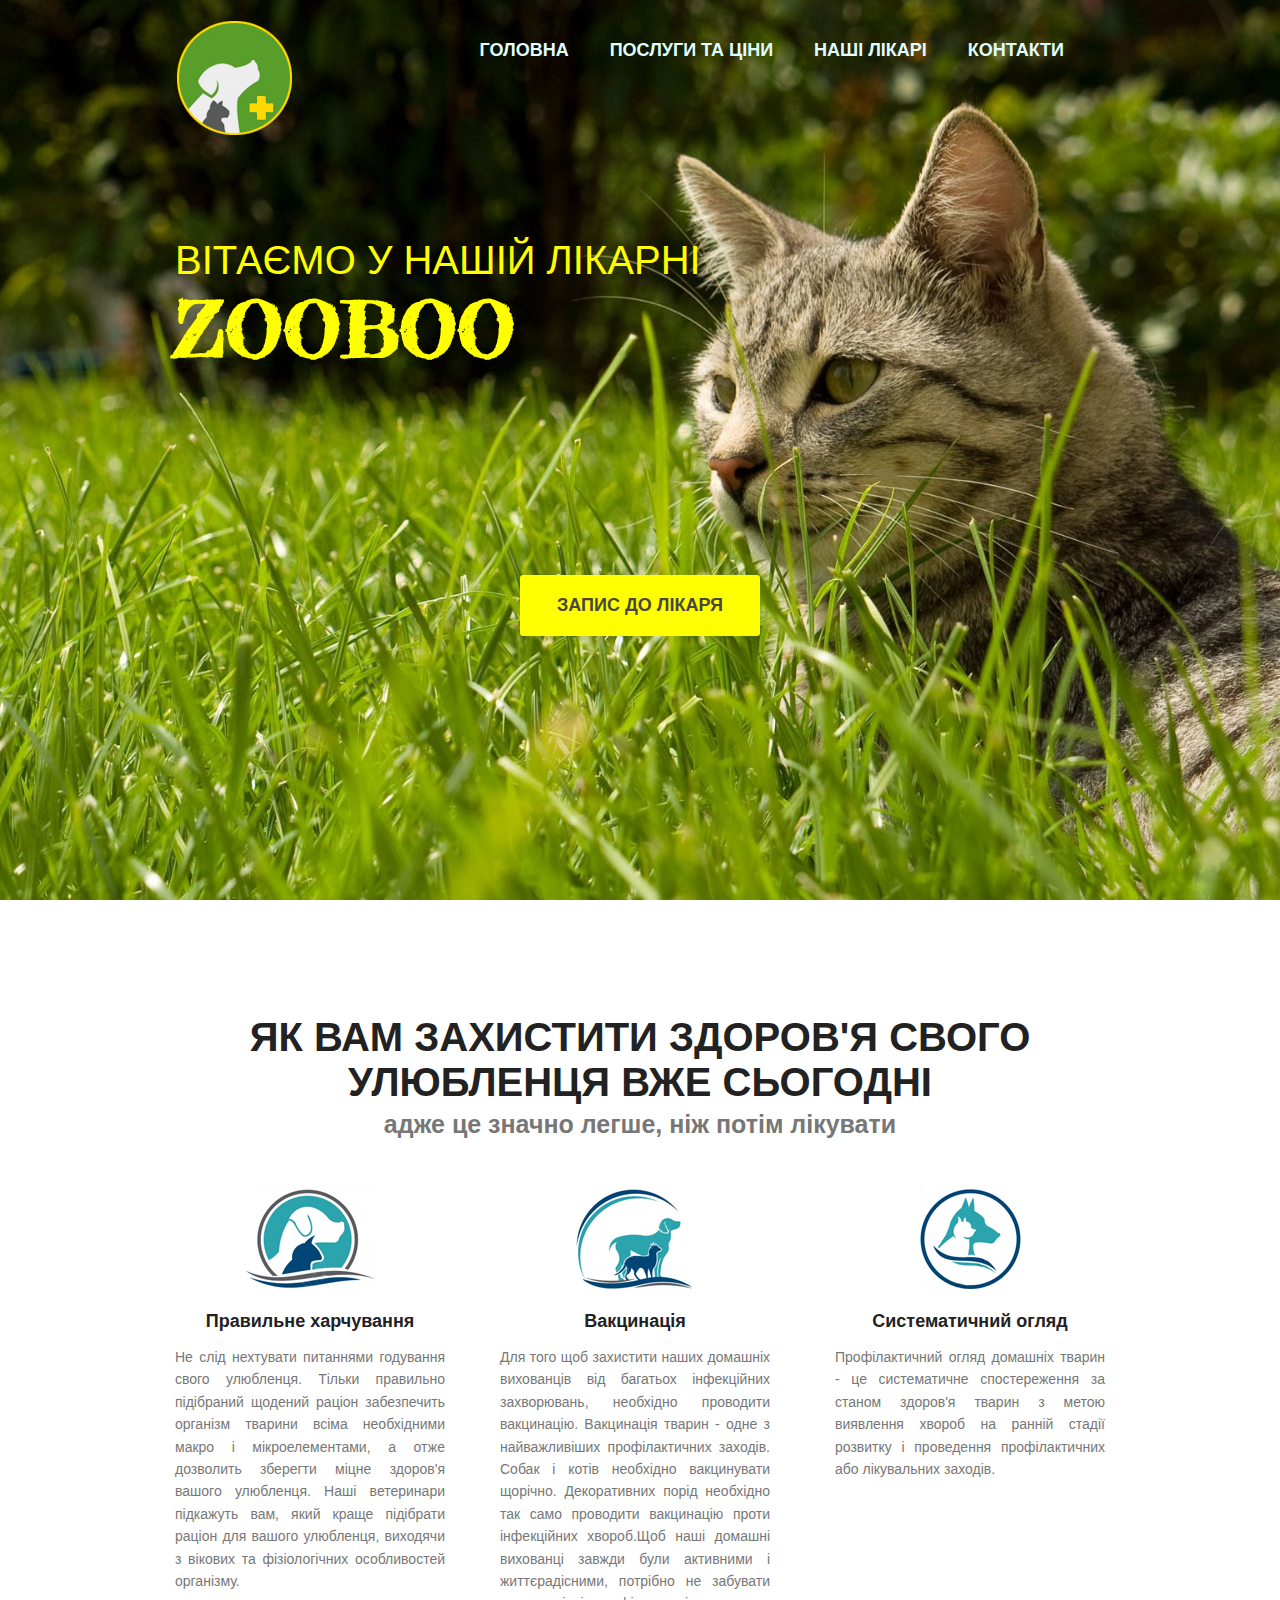
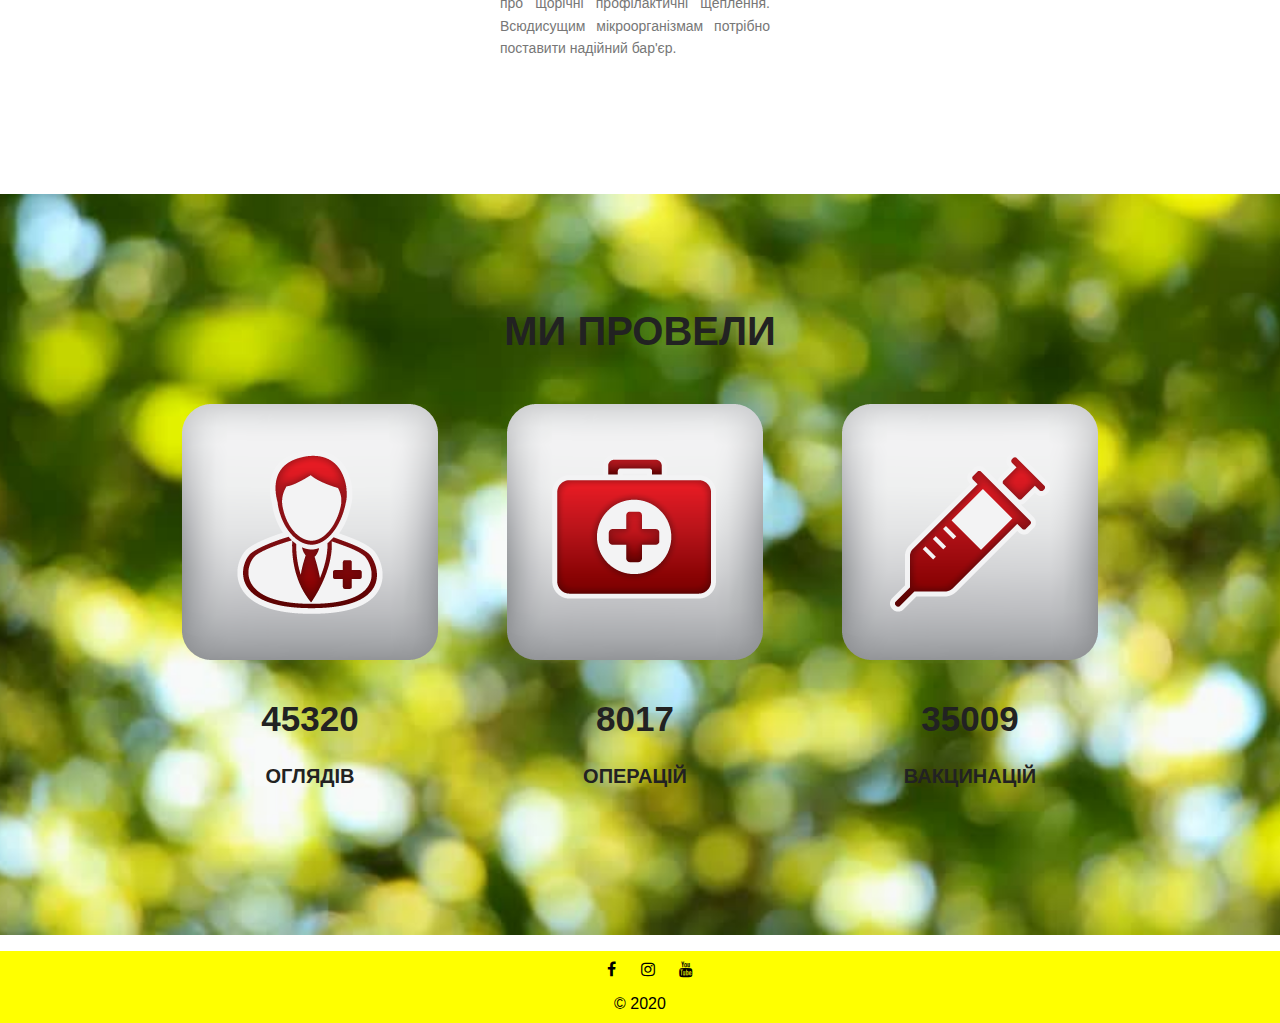
<file: index.html>
<!DOCTYPE html>
<html lang="en">
<head>
	<meta charset="UTF-8">
	<title>zooboo</title>
		<link rel="stylesheet" href="css/main.css">
		<link href="https://fonts.googleapis.com/css?family=Fredericka+the+Great|Passion+One&display|Righteous&display=swap" rel="stylesheet">
		<link rel="stylesheet" href="https://maxcdn.bootstrapcdn.com/font-awesome/4.6.1/css/font-awesome.min.css">

</head>

<body>
	
	<header>
		<div class="container">
			<div class="heading clearfix">
				<img src="img/logotop.png" alt="logotip" class="logo">	
				<nav>
					<ul class="menu">
						<li>
							<a href="index.html" target="_blank">Головна</a>
						</li>
						<li>
							<a href="page2.html" target="_blank">Послуги та ціни</a>
						</li>
						<li>
							<a href="page3.html" target="_blank">Наші лікарі</a>
						</li>
						<li>
							<a href="indexContact.html" target="_blank">Контакти</a>
						</li>
					</ul>
				</nav>
			</div>

			<div class="titles">
				<div class="titles_first">
					Вітаємо у нашій лікарні
				</div>
				<h1>
					ZooBoo
				</h1>
			</div>
			<a class="button" href="indexAnketa.html" target="_blank">Запис до лікаря</a>
		</div>
	</header>
	





	<section id="services">
		<div class="container">
			<div class="title">
				<h2>
				Як Вам захистити здоров'я свого улюбленця вже сьогодні
				</h2>	
				<h3> адже це значно легше, ніж потім лікувати
				</h3>
			</div>


			<div class="services clearfix">
				<div class="services_item">
					<img src="img/icon1.png" alt="icon1">
					<h3>Правильне харчування</h3>
					<p>Не слід нехтувати питаннями годування свого улюбленця. Тільки правильно підібраний щодений раціон забезпечить організм тварини всіма необхідними макро і мікроелементами, а отже дозволить зберегти міцне здоров'я вашого улюбленця. Наші ветеринари підкажуть вам, який краще підібрати раціон для вашого улюбленця, виходячи з вікових та фізіологічних особливостей організму.</p>
				</div>
				
				<div class="services_item">
					<img src="img/icon2.png" alt="icon1">
					<h3>Вакцинація</h3>
					<p>Для того щоб захистити наших домашніх вихованців від багатьох інфекційних захворювань, необхідно проводити вакцинацію. Вакцинація тварин - одне з найважливіших профілактичних заходів. Собак і котів необхідно вакцинувати щорічно. Декоративних порід необхідно так само проводити вакцинацію проти інфекційних хвороб.Щоб наші домашні вихованці завжди були активними і життєрадісними, потрібно не забувати про щорічні профілактичні щеплення. Всюдисущим мікроорганізмам потрібно поставити надійний бар'єр.</p>
				</div>

				<div class="services_item">
					<img src="img/icon3.png" alt="icon1">
					<h3>Систематичний огляд</h3>
					<p>Профілактичний огляд домашніх тварин - це систематичне спостереження за станом здоров'я тварин з метою виявлення хвороб на ранній стадії розвитку і проведення профілактичних або лікувальних заходів.</p>
				</div>
			</div>
			
		</div>		
	</section>
	


	<section id="portfolio1">
		<div class="container">
			<div class="title">
				<h2>
				МИ ПРОВЕЛИ
				</h2>	
			</div>
			<div class="services clearfix">
				<div class="services_item">
					<img src="img/medical/doctor.png" alt="icon1">
					<h3>45320</h3>
					<h4>ОГЛЯДІВ</h4>
				</div>
				
				<div class="services_item">
					<img src="img/medical/first_aid.png" alt="icon1">
					<h3>8017</h3>
					<h4>ОПЕРАЦІЙ</h4>
				</div>

				<div class="services_item">
					<img src="img/medical/patient_treatment.png" alt="icon1">
					<h3>35009</h3>
					<h4>ВАКЦИНАЦІЙ</h4>
				</div>

				
			</div>
		</div>
	</section>
	


	<footer id="theEnd">
		<ul class="widget-social">
			<li>
 				<a href="https://uk-ua.facebook.com/" class="fa fa-facebook"></a>
 			</li>
 			<li>
 				<a href="https://www.instagram.com/?hl=ru" class="fa fa-instagram"></a>
 			</li>
 			<li>
 				<a href="https://www.youtube.com/" class="fa fa-youtube"></a>
 			</li>
		</ul>
		
		<div class="container3">
			<span>&copy; 2020</span>
		</div>		
	</footer>

</body>
</html>
</file>
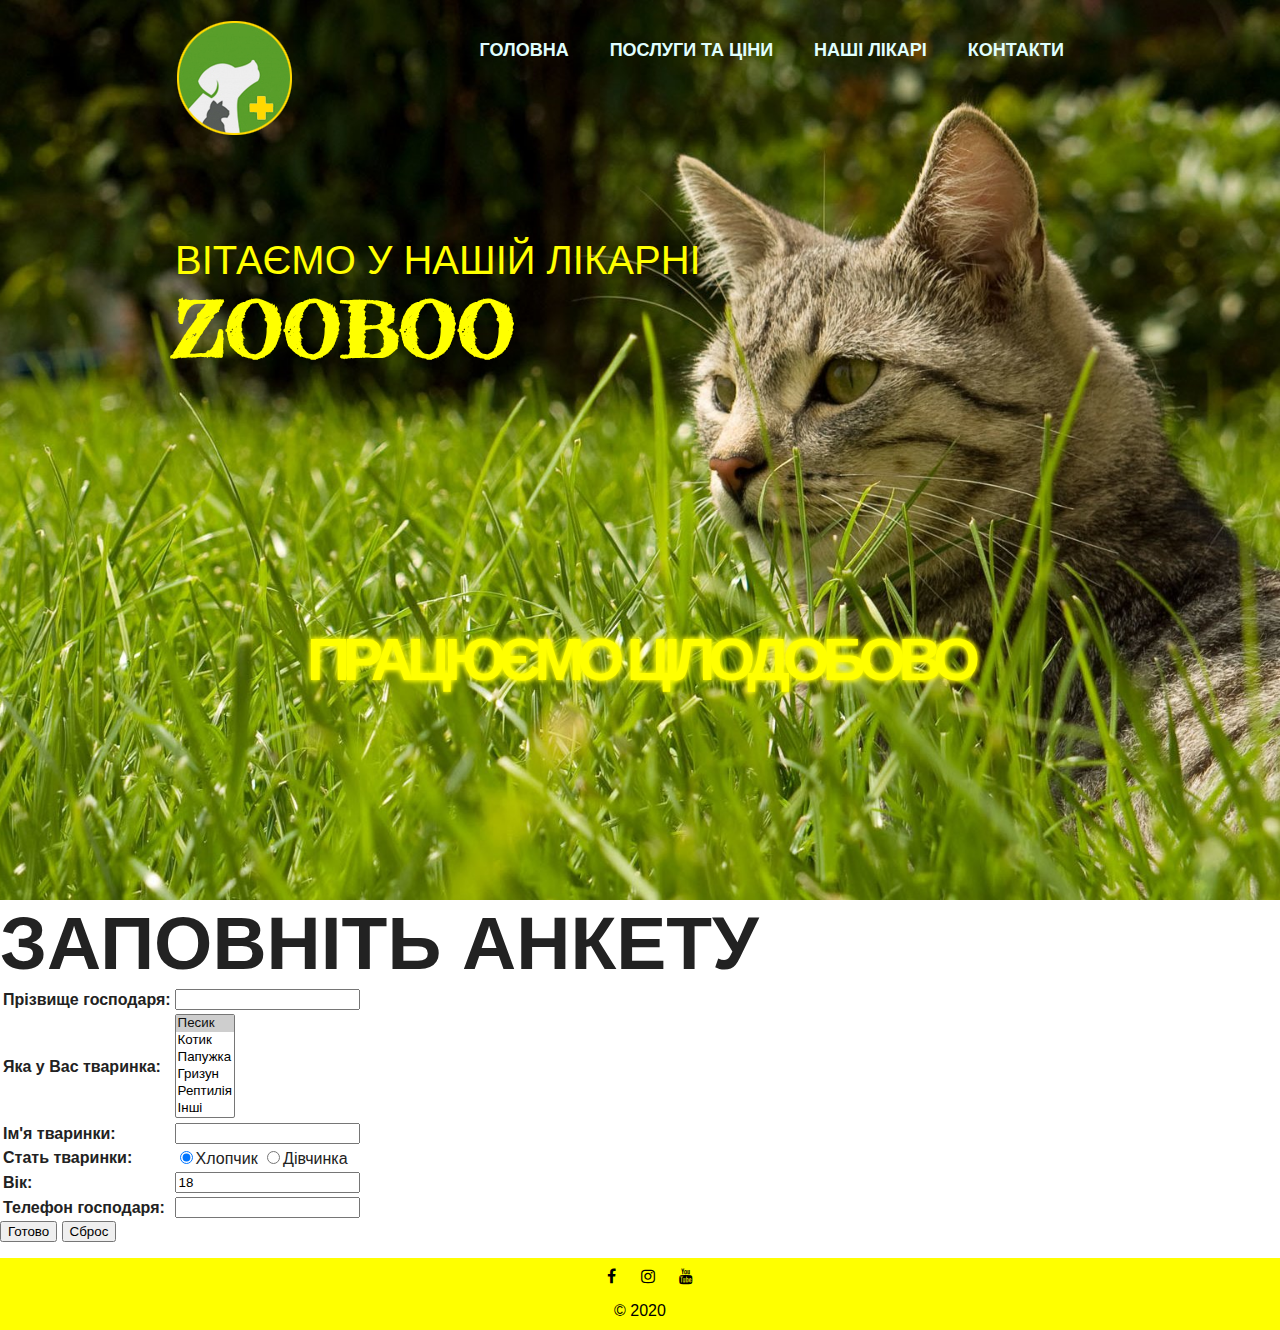
<file: indexAnketa.html>
<!DOCTYPE html>
<html lang="en">
<head>
	<meta charset="UTF-8">
	<title>zooboo</title>
		<link rel="stylesheet" href="css/Anketa.css">
		<link href="https://fonts.googleapis.com/css?family=Fredericka+the+Great|Passion+One&display=swap" rel="stylesheet">
		<link rel="stylesheet" href="https://maxcdn.bootstrapcdn.com/font-awesome/4.6.1/css/font-awesome.min.css">
</head>

<body>
	<script src="script/js1.js"></script>

<header>
		<div class="container">
			<div class="heading clearfix">
				<img src="img/logotop.png" alt="logotip" class="logo">	
				<nav>
					<ul class="menu">
						<li>
							<a href="index.html" target="_blank">Головна</a>
						</li>
						<li>
							<a href="page2.html" target="_blank">Послуги та ціни</a>
						</li>
						<li>
							<a href="page3.html" target="_blank">Наші лікарі</a>
						</li>
						<li>
							<a href="indexContact.html" target="_blank">Контакти</a>
						</li>
					</ul>
				</nav>
			</div>

			<div class="titles">
				<div class="titles_first">
					Вітаємо у нашій лікарні
				</div>
				<h1>
					ZooBoo
				</h1>
			</div>
			<div class="titles_second">
				ПРАЦЮЄМО ЦІЛОДОБОВО
			</div>
</header>		
	
	<div class="anketa">
	<h1>Заповніть анкету</h1>
<FORM NAME="Sel1">
    <!-- Анкета -->
    <TABLE>

        <TR><TD><B>Прізвище господаря:<B></TD>
            <TD><INPUT NAME="Family" SIZE=20
                  onBlur="this.value=this.value.toUpperCase()"></TD></TR>

 		
		<TR><TD><B>Яка у Вас тваринка:<B></TD>
            <TD> <SELECT NAME="AnimalClass" SIZE=6>
        <OPTION VALUE="tea" SELECTED>Песик
        <OPTION VALUE ="coffee">Котик
        <OPTION VALUE ="milk">Папужка
        <OPTION VALUE ="cocoa">Гризун
        <OPTION VALUE ="juice">Рептилія
        <OPTION VALUE ="juice">Інші
    </SELECT></TD></TR>
   
   
        <TR><TD><B>Ім'я тваринки:<B></TD>
            <TD><INPUT NAME="Name" SIZE=20
                  onBlur="this.value=this.value.toUpperCase()"></TD></TR>

         <TR><TD><B>Стать тваринки:<B><TD>
         	<INPUT TYPE="RADIO"  NAME="Sex" VALUE ="Man" CHECKED>Хлопчик
    		<INPUT TYPE="RADIO"  NAME="Sex" VALUE ="Woman">Дівчинка</TD></TR>

        <TR><TD><B>Вік:<B></TD>
            <TD><INPUT NAME="Age" SIZE=5 VALUE="18" input type="number" min="1" value="1"></TD></TR>

        <TR><TD><B>Телефон господаря:<B></TD>
            <TD><INPUT NAME="Phone" SIZE=20></TD></TR>

    </TABLE>
    <INPUT TYPE="button" VALUE="Готово" onClick="Complete();">
    <INPUT TYPE="reset" VALUE="Сброс">
</FORM>
</div>

	<footer id="theEnd">
		<ul class="widget-social">
			<li>
 				<a href="https://uk-ua.facebook.com/" class="fa fa-facebook"></a>
 			</li>
 			<li>
 				<a href="https://www.instagram.com/?hl=ru" class="fa fa-instagram"></a>
 			</li>
 			<li>
 				<a href="https://www.youtube.com/" class="fa fa-youtube"></a>
 			</li>
		</ul>
		
		<div class="container3">
			<span>&copy; 2020</span>
		</div>		
	</footer>
</body>
</html>
</file>
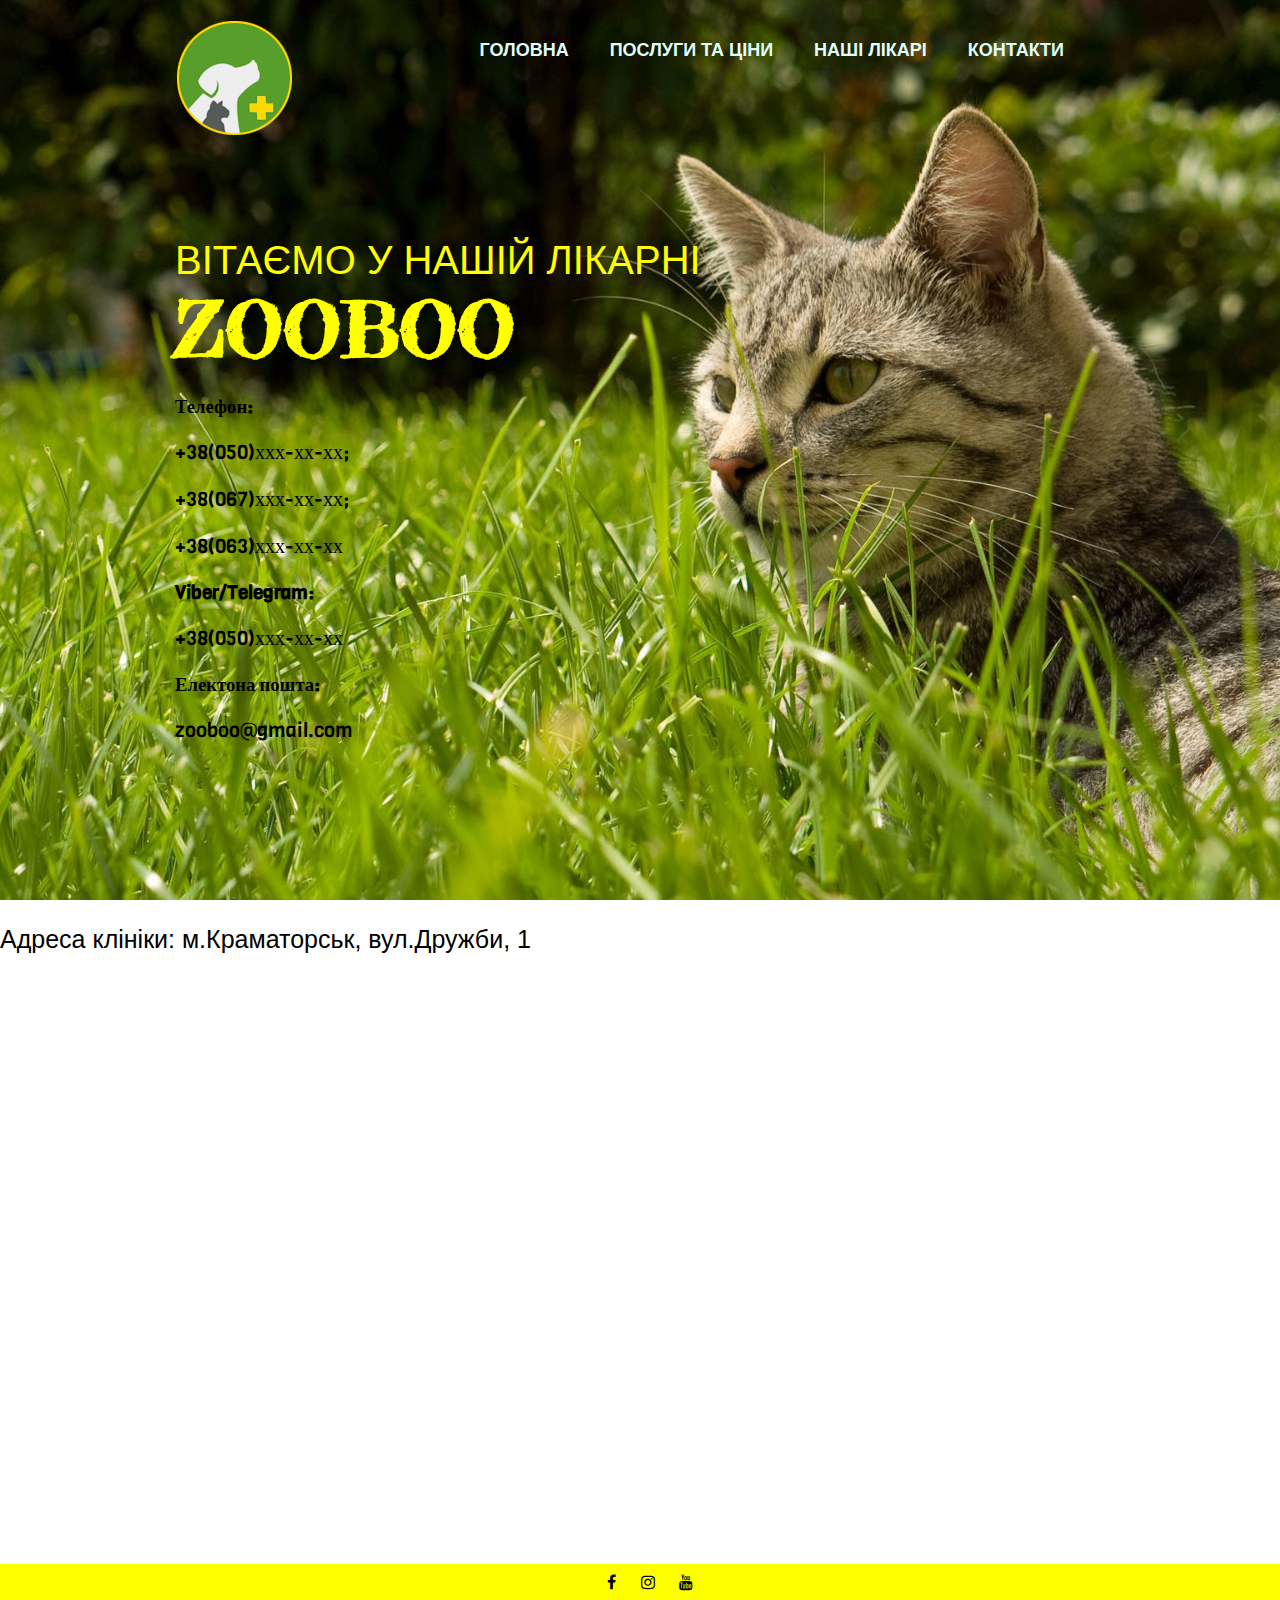
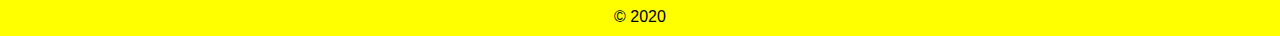
<file: indexContact.html>
<!DOCTYPE html>
<html lang="en">
<head>
	<meta charset="UTF-8">
	<title>zooboo</title>
		<link rel="stylesheet" href="css/Contakts.css">
		<link href="https://fonts.googleapis.com/css?family=Fredericka+the+Great|Passion+One|Alfa+Slab+One|Viga&display=swap" rel="stylesheet">
		<link rel="stylesheet" href="https://maxcdn.bootstrapcdn.com/font-awesome/4.6.1/css/font-awesome.min.css">
</head>

<body>
	<script src="script/js1.js"></script>

<header>
		<div class="container">
			<div class="heading clearfix">
				<img src="img/logotop.png" alt="logotip" class="logo">	
				<nav>
					<ul class="menu">
						<li>
							<a href="index.html" target="_blank">Головна</a>
						</li>
						<li>
							<a href="page2.html" target="_blank">Послуги та ціни</a>
						</li>
						<li>
							<a href="page3.html" target="_blank">Наші лікарі</a>
						</li>
						<li>
							<a href="pageContakts.html" target="_blank">Контакти</a>
						</li>
					</ul>
				</nav>
			</div>

			<div class="titles">
				<div class="titles_first">
					Вітаємо у нашій лікарні
				</div>
				<h1>
					ZooBoo
				</h1>

				<div class="telephone clearfix">
				<div class="telephone_item">
					<h3>Телефон:</h3>
					<p> +38(050)ххх-хх-хх;</p> 
					<p>+38(067)ххх-хх-хх; </p>
					<p>+38(063)ххх-хх-хх </p>
					<h3>Viber/Telegram:</h3>
					<p> +38(050)ххх-хх-хх</p>
				</div>
				<div class="telephone_item">
					<h3>Електона пошта:</h3>
					<p>zooboo@gmail.com</p>
				</div>

				
			</div>

				</header>		

	
		<div id="adres_item">
			<p>Адреса клініки: м.Краматорськ, вул.Дружби, 1<p>
		</div>
	


	<section id="services">
		<div class="container">
			<div class="title">
				
			<div class="services clearfix">
				<iframe src="https://www.google.com/maps/embed?pb=!1m18!1m12!1m3!1d1315.5268704133166!2d37.588021776528954!3d48.742670195558716!2m3!1f0!2f0!3f0!3m2!1i1024!2i768!4f13.1!3m3!1m2!1s0x40df971bb67a87f3%3A0x7499e94241c7c82d!2z0YPQuy4g0JzQsNGA0LDRgtCwLCA4LCDQmtGA0LDQvNCw0YLQvtGA0YHQuiwg0JTQvtC90LXRhtC60LDRjyDQvtCx0LvQsNGB0YLRjCwgODQzMDA!5e0!3m2!1sru!2sua!4v1583097103046!5m2!1sru!2sua" width="600" height="450" frameborder="0" style="border:0;" allowfullscreen=""></iframe>
			</div>
			
		</div>		
	</section>
	
	<footer id="theEnd">
		<ul class="widget-social">
			<li>
 				<a href="https://uk-ua.facebook.com/" class="fa fa-facebook"></a>
 			</li>
 			<li>
 				<a href="https://www.instagram.com/?hl=ru" class="fa fa-instagram"></a>
 			</li>
 			<li>
 				<a href="https://www.youtube.com/" class="fa fa-youtube"></a>
 			</li>
		</ul>
		
		<div class="container3">
			<span>&copy; 2020</span>
		</div>		
	</footer>
</body>
</html>
</file>
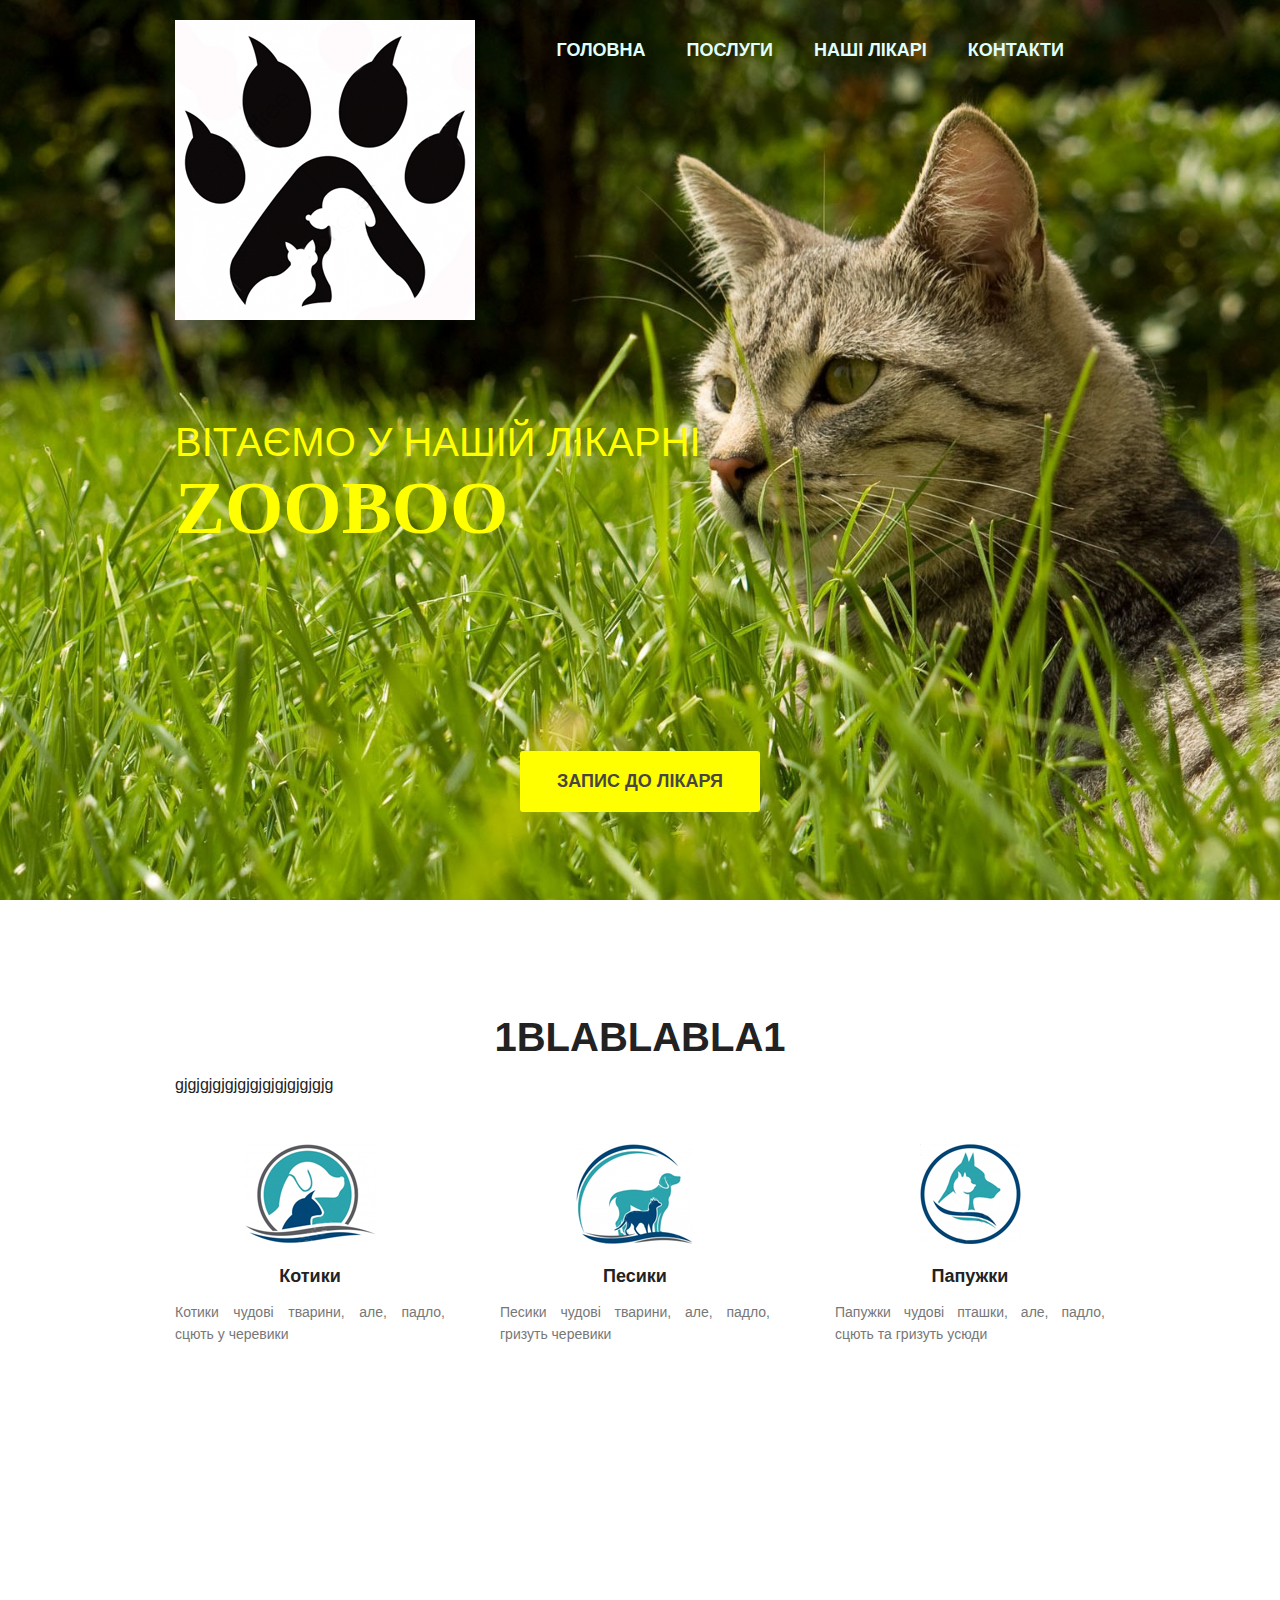
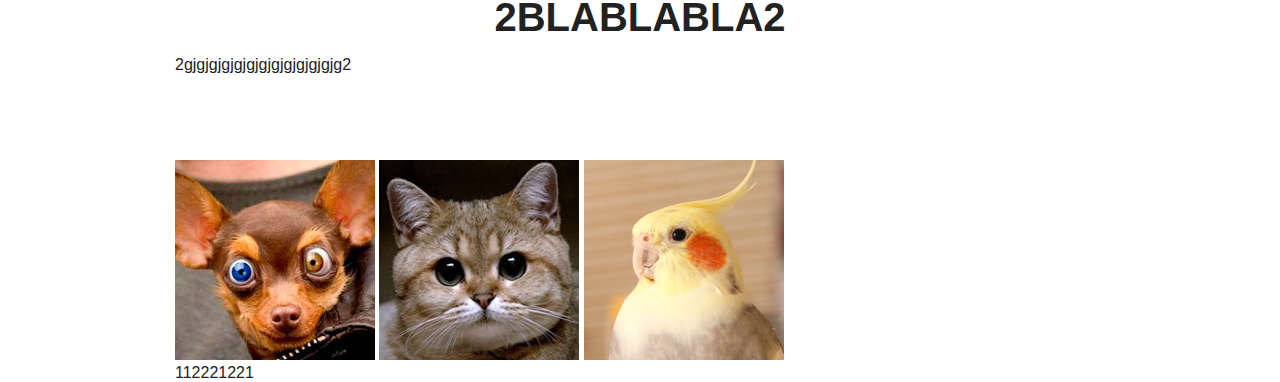
<file: page2.html>
<!DOCTYPE html>
<html lang="en">
<head>
	<meta charset="UTF-8">
	<title>zooboo</title>
	<link rel="stylesheet" href="css/main.css">
</head>
<body>
	


	<header>
		<div class="container">
			<div class="heading clearfix">
				<img src="img/logogood.png" alt="logotip" class="logo">	
				<nav>
					<ul class="menu">
						<li>
							<a href="#">Головна</a>
						</li>
						<li>
							<a href="#">Послуги</a>
						</li>
						<li>
							<a href="#">Наші лікарі</a>
						</li>
						<li>
							<a href="#">Контакти</a>
						</li>
					</ul>
				</nav>
			</div>

			<div class="titles">
				<div class="titles_first">
					Вітаємо у нашій лікарні
				</div>
				<h1>
					ZooBoo
				</h1>
			</div>
			<a class="button" href="#">Запис до лікаря</a>
		</div>
	</header>
	





	<section id="services">
		<div class="container">
			<div class="title">
				<h2>
				1blablabla1
				</h2>	
				<p>gjgjgjgjgjgjgjgjgjgjgjgjg
				</p>
			</div>


			<div class="services clearfix">
				<div class="services_item">
					<img src="img/icon1.png" alt="icon1">
					<h3>Котики</h3>
					<p>Котики чудові тварини, але, падло, сцють у черевики</p>
				</div>
				
				<div class="services_item">
					<img src="img/icon2.png" alt="icon1">
					<h3>Песики</h3>
					<p>Песики чудові тварини, але, падло, гризуть черевики</p>
				</div>

				<div class="services_item">
					<img src="img/icon3.png" alt="icon1">
					<h3>Папужки</h3>
					<p>Папужки чудові пташки, але, падло, сцють та гризуть усюди</p>
				</div>
			</div>
			
		</div>		
	</section>
	<section id="portfolio">
		<div class="container">
			<div class="title">
				<h2>
				2blablabla2
				</h2>	
				<p>2gjgjgjgjgjgjgjgjgjgjgjgjg2
				</p>
			</div>
			<div class="clients clearfix">
				<img src="img/dog2.jpg" alt="dog2">
				<img src="img/cat2.jpg" alt="cat2">
				<img src="img/parrot2.jpg" alt="parrot2">
			</div>
		</div>
	</section>
	<footer>
		<div class="container">
			112221221
		</div>		
	</footer>
</body>
</html>
</file>
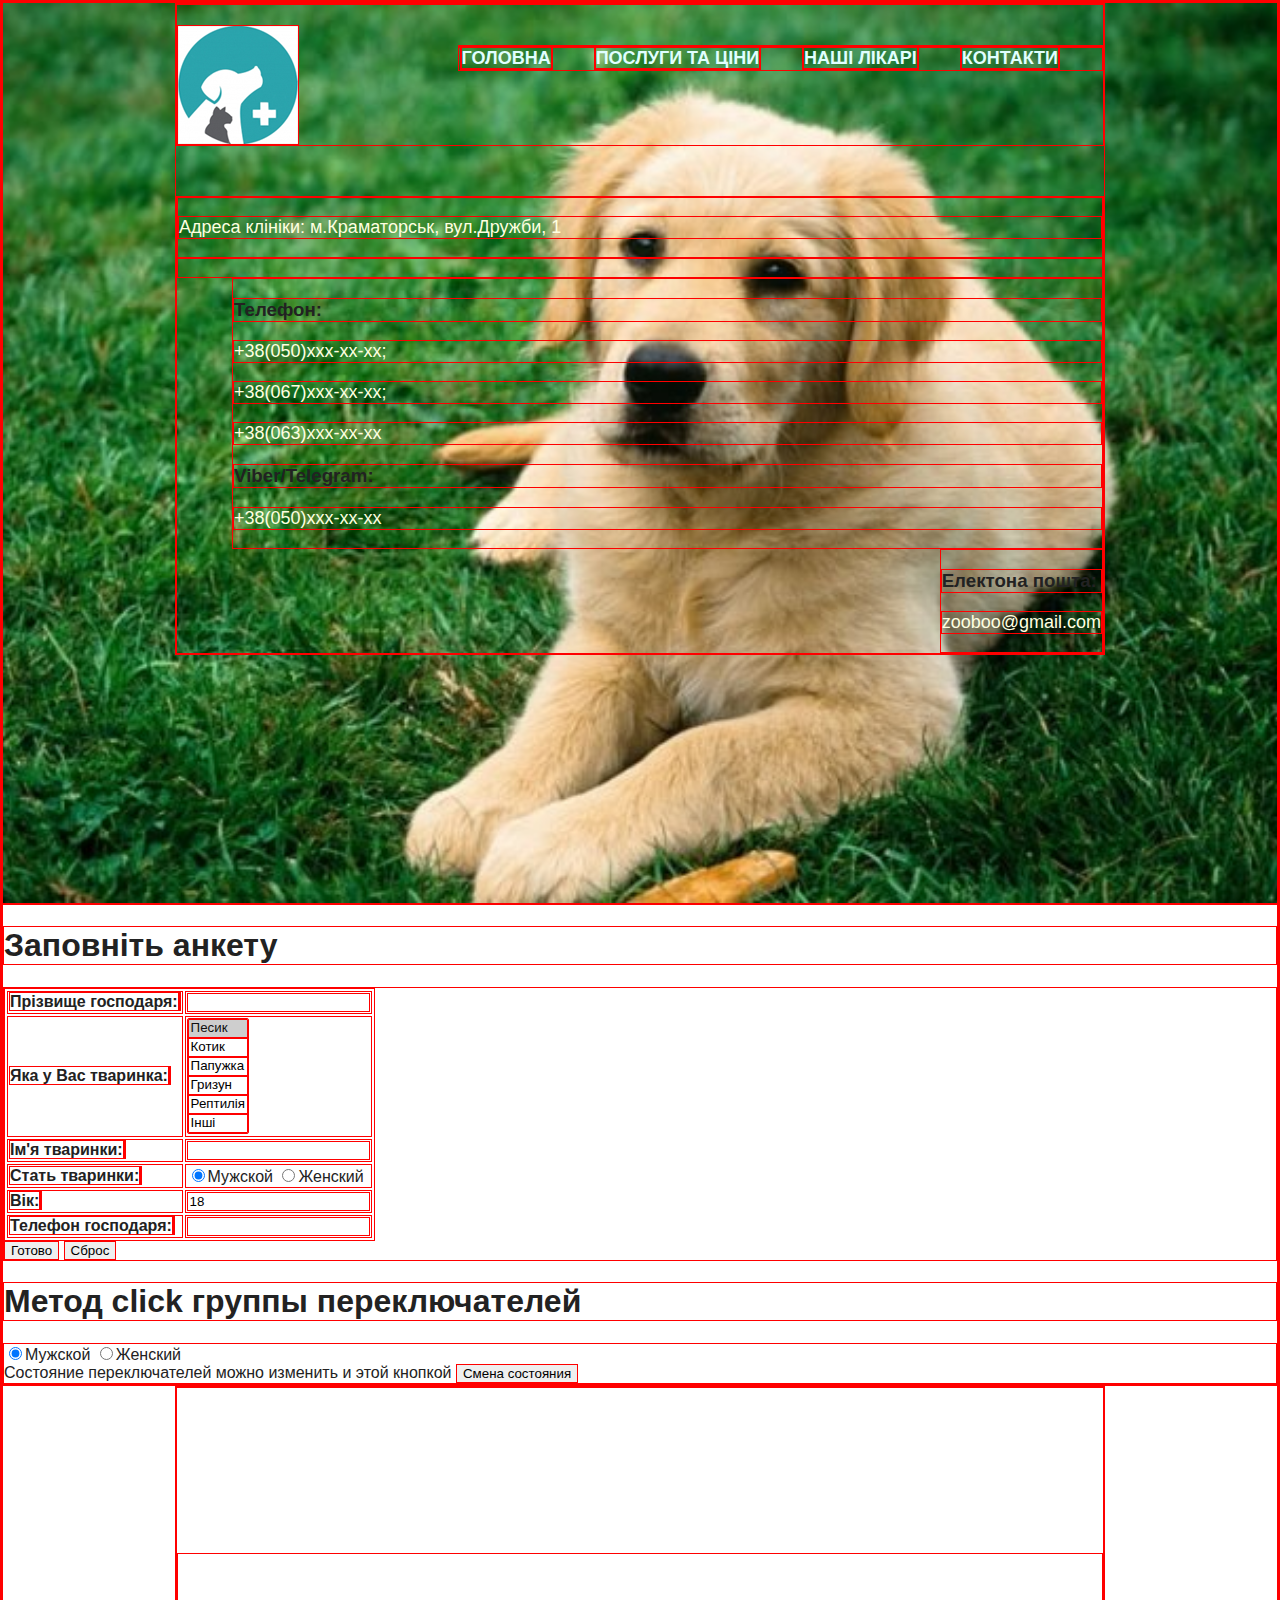
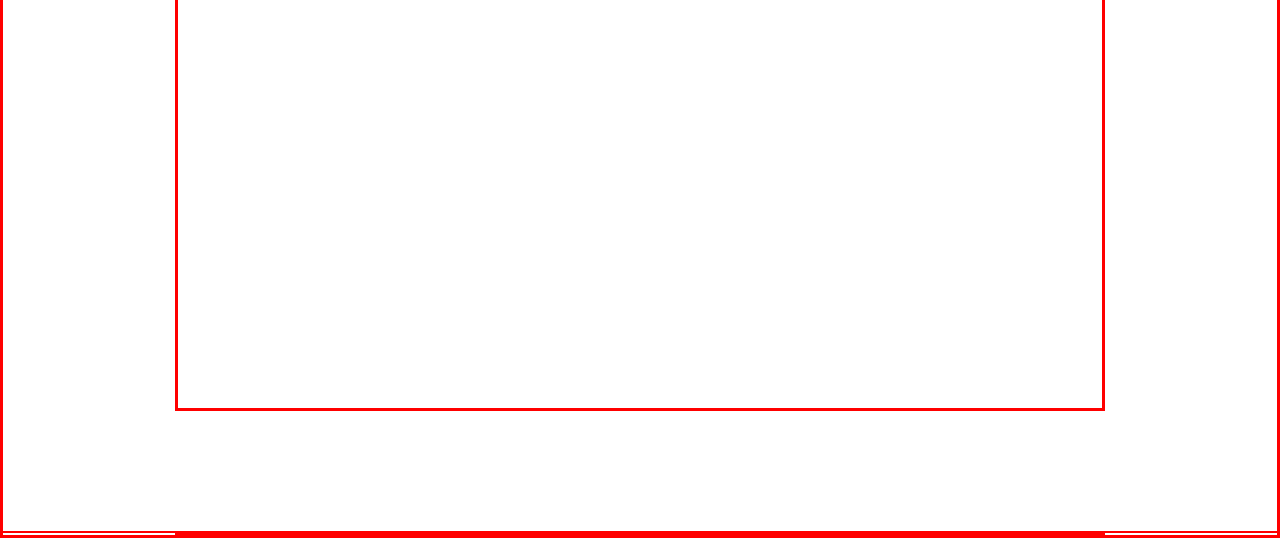
<file: pageContakts.html>
<!DOCTYPE html>
<html lang="en">
<head>
	<meta charset="UTF-8">
	<title>zooboo</title>
		<link rel="stylesheet" href="css/pageContakts.css">
</head>
<body>
	<script src="script/js1.js"></script>


	<header>
		<div class="container">
			<div class="heading clearfix">
				<img src="img/logogood1.png" alt="logotip" class="logo">	
				<nav>
					<ul class="menu">
						<li>
							<a href="index.html" target="_blank">Головна</a>
						</li>
						<li>
							<a href="page2.html" target="_blank">Послуги та ціни</a>
						</li>
						<li>
							<a href="page3.html" target="_blank">Наші лікарі</a>
						</li>
						<li>
							<a href="page4.html" target="_blank">Контакти</a>
						</li>
					</ul>
				</nav>
			</div>

			
			<div class="telephone clearfix">
				<div class="telephone_item">
					<p>Адреса клініки: м.Краматорськ, вул.Дружби, 1<p>
					
				</div>
				<div class="telephone_item">
					<h3>Телефон:</h3>
					<p> +38(050)ххх-хх-хх;</p> 
					<p>+38(067)ххх-хх-хх; </p>
					<p>+38(063)ххх-хх-хх </p>
					<h3>Viber/Telegram:</h3>
					<p> +38(050)ххх-хх-хх</p>
				</div>
				<div class="telephone_item">
					<h3>Електона пошта:</h3>
					<p>zooboo@gmail.com</p>
				</div>

				
			</div>

	</header>
	
	<div>
	<H1>Заповніть анкету</H1>
<FORM NAME="Sel1">
    <!-- Анкета -->
    <TABLE>

        <TR><TD><B>Прізвище господаря:<B></TD>
            <TD><INPUT NAME="Family" SIZE=20
                  onBlur="this.value=this.value.toUpperCase()"></TD></TR>

 		
		<TR><TD><B>Яка у Вас тваринка:<B></TD>
            <TD> <SELECT NAME="AnimalClass" SIZE=6>
        <OPTION VALUE="tea" SELECTED>Песик
        <OPTION VALUE ="coffee">Котик
        <OPTION VALUE ="milk">Папужка
        <OPTION VALUE ="cocoa">Гризун
        <OPTION VALUE ="juice">Рептилія
        <OPTION VALUE ="juice">Інші
    </SELECT></TD></TR>
   
   
        <TR><TD><B>Ім'я тваринки:<B></TD>
            <TD><INPUT NAME="Name" SIZE=20
                  onBlur="this.value=this.value.toUpperCase()"></TD></TR>

         <TR><TD><B>Стать тваринки:<B><TD>
         	<INPUT TYPE="RADIO"  NAME="Sex" VALUE ="Man" CHECKED>Мужской
    		<INPUT TYPE="RADIO"  NAME="Sex" VALUE ="Woman">Женский</TD></TR>

        <TR><TD><B>Вік:<B></TD>
            <TD><INPUT NAME="Age" SIZE=5 VALUE="18" input type="number" min="1" value="1"></TD></TR>

        <TR><TD><B>Телефон господаря:<B></TD>
            <TD><INPUT NAME="Phone" SIZE=20></TD></TR>

    </TABLE>
    <!-- Кнопки готовности и сброса -->
    <INPUT TYPE="button" VALUE="Готово" onClick="Complete();">
    <INPUT TYPE="reset" VALUE="Сброс">
</FORM>
<H1>Метод click группы переключателей</H1>
<FORM NAME="Test1">
    <INPUT TYPE="RADIO"  NAME="Sex" VALUE ="Man" CHECKED>Мужской
    <INPUT TYPE="RADIO"  NAME="Sex" VALUE ="Woman">Женский
    <BR>Состояние переключателей можно изменить и этой кнопкой
    <INPUT TYPE="button" VALUE="Смена состояния" onClick="btnClick();">
</FORM>
	</div>




	<section id="services">
		<div class="container">
			<div class="title">
				
			<div class="services clearfix">
				<iframe src="https://www.google.com/maps/embed?pb=!1m18!1m12!1m3!1d1315.5268704133166!2d37.588021776528954!3d48.742670195558716!2m3!1f0!2f0!3f0!3m2!1i1024!2i768!4f13.1!3m3!1m2!1s0x40df971bb67a87f3%3A0x7499e94241c7c82d!2z0YPQuy4g0JzQsNGA0LDRgtCwLCA4LCDQmtGA0LDQvNCw0YLQvtGA0YHQuiwg0JTQvtC90LXRhtC60LDRjyDQvtCx0LvQsNGB0YLRjCwgODQzMDA!5e0!3m2!1sru!2sua!4v1583097103046!5m2!1sru!2sua" width="600" height="450" frameborder="0" style="border:0;" allowfullscreen=""></iframe>
			</div>
			
		</div>		
	</section>
	
	<footer>
		<div class="container">
			
		</div>		
	</footer>
</body>
</html>
</file>
<file: css/main.css>
body {
	font-family: arial, sans-serif;
	padding: 0;
	margin: 0;
	color: #222222;
}

.clearfix:after {
content:'';
display: table;
width: 100%;
clear: both;
}

div {
	box-sizing: border-box; //не деформировать длину//
}


header {

	background: url(../img/mainpicture9.jpg) no-repeat center top / cover;
	height: 100vh;
	font-family: Arial, Helvetica, sans-serif;

}


.container {
	width: 930px;
	margin: 0 auto;
}

.logo {
	margin: 20px 0px 0px 0px;
	float: left;
}

nav {
	float: right;
	margin-top: 40px;
}


.menu {
	padding: 0;
	margin: 0;
	display: block;
}


.menu li {
	float: left;
	display: block;
	margin-right: 41px;
	
}

.menu a {
	color: #e0ffff;
	text-decoration: none;
	text-transform: uppercase;
	font-size: 18px;
	font-weight: bold;
}

.titles_first {
	font-size: 40px;
	color: #FFFF00;
	text-transform: uppercase;
	text-align: center-left;
	margin-top: 100px;
}

h1 {
	font-size: 75px;
	color: #FFFF00;
	text-transform: uppercase;
	text-align: center-left;
	margin: 0;
	font-family: 'Fredericka the Great', cursive;
}


.button {
	background: #FFFF00;
	color: #484543;
	border-radius: 3px;
	display: block;
	width: 240px;
	padding: 20px 0;
	margin: 0 auto;
	text-decoration: none;
	text-align: center;
	text-transform: uppercase;
	font-weight: bold;
	font-size: 18px;
	margin-top: 200px;
}

.title {
	padding-top: 115px;
}

.title h2 {
	font-size: 40px;
	font-weight: bold;
	text-align: center;
	text-transform: uppercase;
	margin: 0;

}

.title h3 {
	color: #777777;
	text-align: center;
	font-size: 25px;
	margin-top: 5px;
}

.titles_second {
	font-size: 40px;
	color: black;
	text-transform: uppercase;
	text-align: center-left;
	margin-top: 100px;
}

.services {
margin-top: 50px;
}

.services_item {
	width: 270px;
	float: left;
	text-align: center;

}

.services_item h3 {
	font-size: 18px;
	margin-bottom: 5px;
}

.services_item p {
	color: #777777;
	font-size: 14px;
	line-height: 1.6em;
	text-align: justify;
}


.services_item:last-child {
	float: right;
}

.services_item:nth-child(2) {
	margin-left: 55px;
}

#services {
	padding-bottom: 120px;
}


#portfolio1 {
	background: url(../img/mainpicture10.jpg) no-repeat center / cover;
	padding-bottom: 120px;
	height: auto;
}



#portfolio1 h3 {
font-size: 35px;
}

#portfolio1 h4 {
font-size: 20px;
}


.clients {
	margin-top: 70px;
	display: inline-block;
}



#theEnd {
	background: #FFFF00;
	padding-bottom: 10px;
	color: black;
	text-align: center;
}

#theEnd a {
	color: black;
	text-decoration: none;
}

.widget-social li{
	list-style: none;
	display: inline-block;
	margin-right: 20px;
	padding-top: 10px;
}
</file>
<file: css/Anketa.css>
body {
	font-family: arial, sans-serif;
	padding: 0;
	margin: 0;
	color: #222222;
}

.clearfix:after {
content:'';
display: table;
width: 100%;
clear: both;
}

div {
	box-sizing: border-box; //не деформировать длину//
}


header {

	background: url(../img/mainpicture9.jpg) no-repeat center top / cover;
	height: 100vh;
	font-family: Arial, Helvetica, sans-serif;

}


.container {
	width: 930px;
	margin: 0 auto;
}

.logo {
	margin: 20px 0px 0px 0px;
	float: left;
}

nav {
	float: right;
	margin-top: 40px;
}


.menu {
	padding: 0;
	margin: 0;
	display: block;
}


.menu li {
	float: left;
	display: block;
	margin-right: 41px;
	
}

.menu a {
	color: #e0ffff;
	text-decoration: none;
	text-transform: uppercase;
	font-size: 18px;
	font-weight: bold;
}

.titles_first {
	font-size: 40px;
	color: #FFFF00;
	text-transform: uppercase;
	text-align: center-left;
	margin-top: 100px;
}

h1 {
	font-size: 75px;
	color: #FFFF00;
	text-transform: uppercase;
	text-align: center-left;
	margin: 0;
	font-family: 'Fredericka the Great', cursive;
}


.titles_second {
	font-size: 40px;
	color: black;
	text-transform: uppercase;
	text-align: center-left;
	margin-top: 250px;
	}

.title {
	padding-top: 115px;
}

.title h2 {
	font-size: 40px;
	font-weight: bold;
	text-align: center;
	text-transform: uppercase;
	margin: 0;

}

.title h3 {
	color: #777777;
	text-align: center;
	font-size: 25px;
	margin-top: 5px;
}



#theEnd {
	background: #FFFF00;
	padding-bottom: 10px;
	color: black;
	text-align: center;
}

#theEnd a {
	color: black;
	text-decoration: none;
}

.widget-social li{
	list-style: none;
	display: inline-block;
	margin-right: 20px;
	padding-top: 10px;
}


.anketa h1 {
font-family: arial, sans-serif !important;
padding: 0;
margin: 0;
color: #222222;	
size: 15px !important;
}


@import url(https://fonts.googleapis.com/css?family=Open+Sans);

.titles_second {
  text-align: center;
  font-size: 60px;
  color: #FFFF00;
  letter-spacing: -7px;
  font-weight: 700;
  text-transform: uppercase;
  animation: blur .75s ease-out infinite;
  text-shadow: 0px 0px 5px #FFFF00, 0px 0px 7px #FFFF00;
}

@keyframes blur {
  from {
    text-shadow:0px 0px 10px #FFFF00,
      0px 0px 10px #FFFF00, 
      0px 0px 25px #FFFF00,
      0px 0px 25px #FFFF00,
      0px 0px 25px #FFFF00,
      0px 0px 25px #FFFF00,
      0px 0px 25px #FFFF00,
      0px 0px 25px #FFFF00,
      0px 0px 50px #FFFF00,
      0px 0px 50px #FFFF00,
      0px 0px 50px #7B96B8,
      0px 0px 150px #7B96B8,
      0px 10px 100px #7B96B8,
      0px 10px 100px #7B96B8,
      0px 10px 100px #7B96B8,
      0px 10px 100px #7B96B8,
      0px -10px 100px #7B96B8,
      0px -10px 100px #7B96B8;
  }
}
</file>
<file: css/Contakts.css>
body {
	font-family: arial, sans-serif;
	padding: 0;
	margin: 0;
	color: #222222;
}

.clearfix:after {
content:'';
display: table;
width: 100%;
clear: both;
}

div {
	box-sizing: border-box; //не деформировать длину//
}


header {

	background: url(../img/mainpicture9.jpg) no-repeat center top / cover;
	height: 100vh;
	font-family: Arial, Helvetica, sans-serif;

}


.container {
	width: 930px;
	margin: 0 auto;
}

.logo {
	margin: 20px 0px 0px 0px;
	float: left;
}

nav {
	float: right;
	margin-top: 40px;
}


.menu {
	padding: 0;
	margin: 0;
	display: block;
}


.menu li {
	float: left;
	display: block;
	margin-right: 41px;
	
}

.menu a {
	color: #e0ffff;
	text-decoration: none;
	text-transform: uppercase;
	font-size: 18px;
	font-weight: bold;
}

.titles_first {
	font-size: 40px;
	color: #FFFF00;
	text-transform: uppercase;
	text-align: center-left;
	margin-top: 100px;
}

h1 {
	font-size: 75px;
	color: #FFFF00;
	text-transform: uppercase;
	text-align: center-left;
	margin: 0;
	font-family: 'Fredericka the Great', cursive;
}




.title {
	padding-top: 115px;
}




#theEnd {
	background: #FFFF00;
	padding-bottom: 10px;
	color: black;
	text-align: center;
}

#theEnd a {
	color: black;
	text-decoration: none;
}

.widget-social li{
	list-style: none;
	display: inline-block;
	margin-right: 20px;
	padding-top: 10px;
}

.telephone_item h3 {
	size: 20px;
	color: black;
	font-family: 'Viga';
}

.telephone_item p {
	font-size: 20px;
	color: black;
	font-family: 'Viga';
}


#adres_item p {
	font-size: 25px !important;
	color: black;
	}
</file>
<file: css/pageContakts.css>
* {
	border: 1px solid red;
}


body {
	font-family: arial, sans-serif;
	padding: 0;
	margin: 0;
	color: #222222;
}

.clearfix:after {
content:'';
display: table;
width: 100%;
clear: both;
}

div {
	box-sizing: border-box; //не деформировать длину//
}


header {

	background: url(../img/mainpicture4.jpg) no-repeat center top / cover;
	height: 100vh;

}


.container {
	width: 930px;
	margin: 0 auto;
}

.logo {
	margin: 20px 0px 0px 0px;
	float: left;
}

nav {
	float: right;
	margin-top: 40px;
}


.menu {
	padding: 0;
	margin: 0;
	display: block;
}


.menu li {
	float: left;
	display: block;
	margin-right: 41px;
	
}

.menu a {
	color: #e0ffff;
	text-decoration: none;
	text-transform: uppercase;
	font-size: 18px;
	font-weight: bold;
}



.title {
	padding-top: 115px;
}

.title h2 {
	font-size: 40px;
	font-weight: bold;
	text-align: center;
	text-transform: uppercase;
	margin: 0;

}

.title p {
	color: #777777;
	text-align: center;
	font-size: 16px;
	margin-top: 5px;
}


.services {
margin-top: 50px;
}

.services_item {
	width: 270px;
	float: left;
	text-align: center;
}

.services_item h3 {
	font-size: 18px;
	margin-bottom: 5px;
}

.services_item p {
	color: #777777;
	font-size: 14px;
	line-height: 1.6em;
}


.services_item:last-child {
	float: right;
}

.services_item:nth-child(2) {
	margin-left: 55px;
}

#services {
	padding-bottom: 120px;
}




.telephone {
margin-top: 50px;
}


}

.telephone_item h3 {
	font-size: 18px;
	margin-bottom: 0px;
}

.telephone_item p {
	color: #FFFFE0;
	font-size: 18px;
	line-height: 0,2em;
}


.telephone_item:last-child {
	float: right;
}

.telephone_item:nth-child(2) {
	margin-left: 55px;
}

#telephone {
	padding-bottom: 120px;
}


#theEnd {
	background-color: grey;
}

.widget-social li{
list-style: none;
display: inline-block;
margin-right: 20px;
size: 10px;
}
</file>
